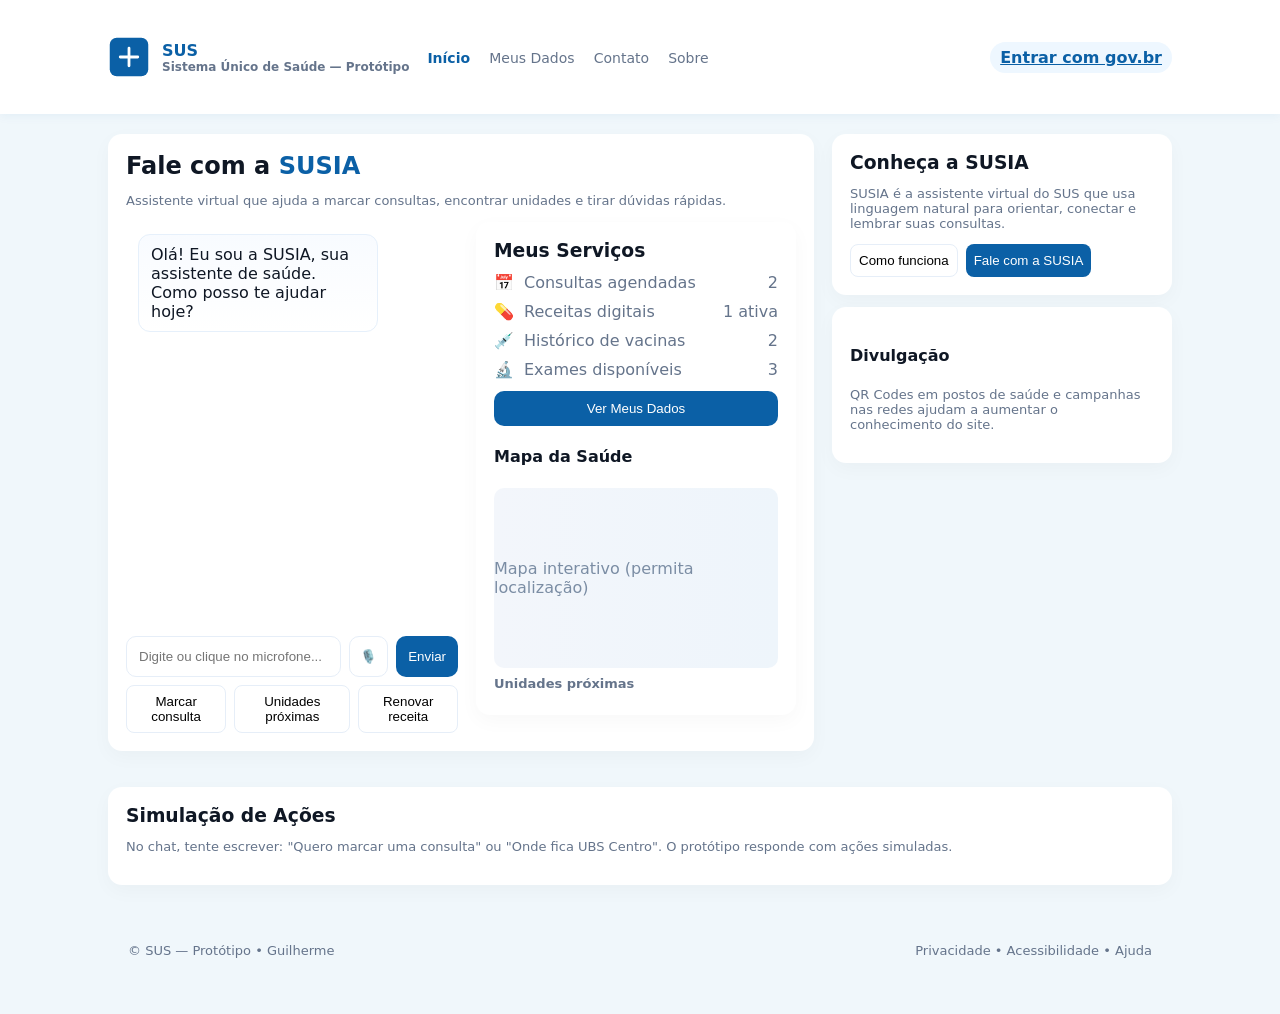
<file: index.html>
<!doctype html>
<html lang="pt-BR">
<head>
  <meta charset="utf-8" /><meta name="viewport" content="width=device-width,initial-scale=1" />
  <title>SUS — SUSIA (Início)</title>
  <link rel="stylesheet" href="styles.css">
</head>
<body>
  <header class="header">
    <div class="container" style="display:flex;align-items:center;justify-content:space-between;">
      <div style="display:flex;align-items:center">
        <div class="brand">
          <svg width="42" height="42" viewBox="0 0 24 24" fill="none" aria-hidden>
            <rect x="1" y="1" width="22" height="22" rx="4" fill="#0B60A6"/>
            <path d="M7 12h10M12 7v10" stroke="#fff" stroke-width="1.6" stroke-linecap="round" stroke-linejoin="round"/>
          </svg>
          <div>
            <div style="font-size:16px">SUS</div>
            <div style="font-size:12px;color:var(--muted)">Sistema Único de Saúde — Protótipo</div>
          </div>
        </div>
        <nav style="margin-left:18px">
          <a href="index.html">Início</a>
          <a href="meus_dados.html">Meus Dados</a>
          <a href="#">Contato</a>
          <a href="#">Sobre</a>
        </nav>
      </div>
      <div style="display:flex;align-items:center;gap:10px">
        <a class="badge" href="#">Entrar com gov.br</a>
      </div>
    </div>
  </header>

  <main class="container">
    <div class="grid">
      <section class="card">
        <h2 id="chat">Fale com a <span style="color:var(--primary)">SUSIA</span></h2>
        <p class="meta">Assistente virtual que ajuda a marcar consultas, encontrar unidades e tirar dúvidas rápidas.</p>

        <div class="chat-wrap" style="margin-top:14px;">
          <div class="chat">
            <div class="messages" id="messages" role="log" aria-live="polite"></div>

            <div style="padding:8px 0 0 0">
              <div class="input-row">
                <input id="input" placeholder="Digite ou clique no microfone..." aria-label="mensagem"/>
                <button id="mic" title="Falar" style="border-radius:10px;border:1px solid #e6eef8;padding:10px;background:#fff">🎙️</button>
                <button id="send" class="btn">Enviar</button>
              </div>

              <div class="quick" style="margin-top:8px;">
                <button onclick="quick('Quero marcar uma consulta')">Marcar consulta</button>
                <button onclick="quick('Onde tem posto de saúde perto de mim?')">Unidades próximas</button>
                <button onclick="quick('Como renovar minha receita?')">Renovar receita</button>
              </div>
            </div>
          </div>

          <aside class="services card" style="width:320px;">
            <h3>Meus Serviços</h3>
            <ul>
              <li class="service-item"><strong>📅</strong> Consultas agendadas <span style="margin-left:auto;color:var(--muted)">2</span></li>
              <li class="service-item"><strong>💊</strong> Receitas digitais <span style="margin-left:auto;color:var(--muted)">1 ativa</span></li>
              <li class="service-item"><strong>💉</strong> Histórico de vacinas <span style="margin-left:auto;color:var(--muted)">2</span></li>
              <li class="service-item"><strong>🔬</strong> Exames disponíveis <span style="margin-left:auto;color:var(--muted)">3</span></li>
            </ul>

            <div style="margin-top:12px">
              <button onclick="location.href='meus_dados.html'" style="width:100%;padding:10px;border-radius:10px;background:var(--primary);color:#fff;border:none;cursor:pointer">Ver Meus Dados</button>
            </div>

            <div style="margin-top:14px">
              <h4>Mapa da Saúde</h4>
              <div class="map-placeholder">Mapa interativo (permita localização)</div>
              <div style="margin-top:8px;font-size:13px;color:var(--muted)"><strong>Unidades próximas</strong><div id="unidades-list" style="margin-top:6px"></div></div>
            </div>
          </aside>
        </div>
      </section>

      <aside>
        <div class="card" style="margin-bottom:12px;">
          <h3>Conheça a SUSIA</h3>
          <p class="meta">SUSIA é a assistente virtual do SUS que usa linguagem natural para orientar, conectar e lembrar suas consultas.</p>
          <div style="margin-top:10px; display:flex; gap:8px;">
            <button style="padding:8px;border-radius:8px;border:1px solid #e6eef8;background:#fff" onclick="alert('SUSIA entende linguagem natural e pode agendar consultas em integração com ConecteSUS.')">Como funciona</button>
            <button style="padding:8px;border-radius:8px;background:var(--primary);color:#fff;border:none" onclick="location.href='index.html#chat'">Fale com a SUSIA</button>
          </div>
        </div>

        <div class="card">
          <h4>Divulgação</h4>
          <p class="meta">QR Codes em postos de saúde e campanhas nas redes ajudam a aumentar o conhecimento do site.</p>
        </div>
      </aside>
    </div>

    <section style="margin-top:18px" class="card">
      <h3>Simulação de Ações</h3>
      <p class="meta">No chat, tente escrever: "Quero marcar uma consulta" ou "Onde fica UBS Centro". O protótipo responde com ações simuladas.</p>
    </section>
  </main>

  <footer class="footer">
    <div class="container">
      <div style="display:flex;justify-content:space-between;align-items:center;gap:8px">
        <div class="meta">© SUS — Protótipo • Guilherme</div>
        <div class="meta">Privacidade • Acessibilidade • Ajuda</div>
      </div>
    </div>
  </footer>

<script src="data.js"></script>
<script src="app.js"></script>
</body>
</html>
</file>
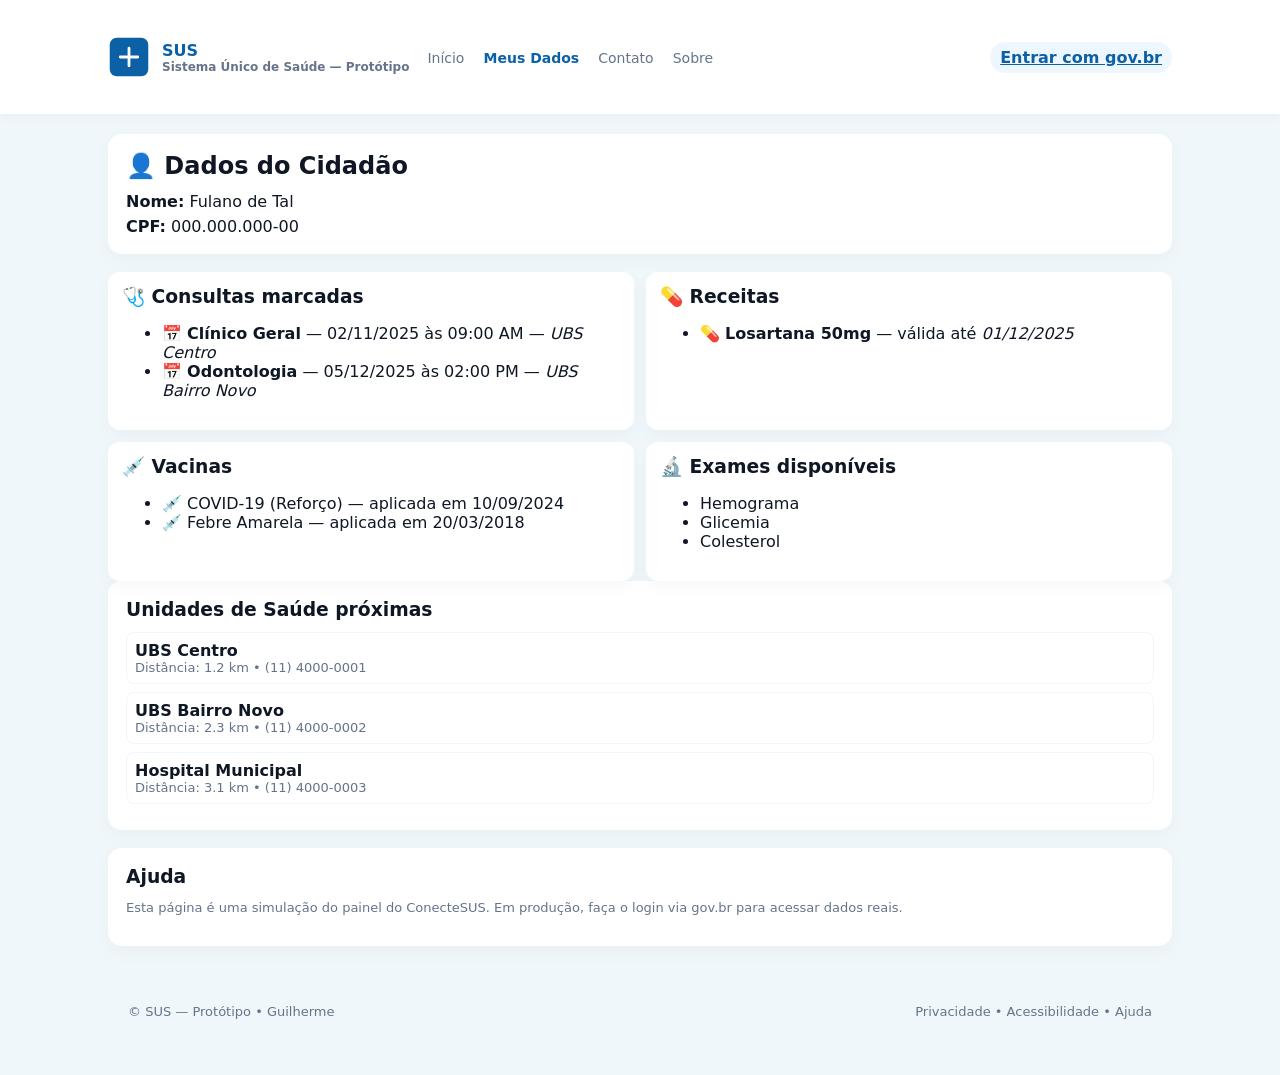
<file: meus_dados.html>
<!doctype html>
<html lang="pt-BR">
<head>
  <meta charset="utf-8" /><meta name="viewport" content="width=device-width,initial-scale=1" />
  <title>SUS — Meus Dados</title>
  <link rel="stylesheet" href="styles.css">
</head>
<body>
  <header class="header">
    <div class="container" style="display:flex;align-items:center;justify-content:space-between;">
      <div style="display:flex;align-items:center">
        <div class="brand">
          <svg width="42" height="42" viewBox="0 0 24 24" fill="none" aria-hidden>
            <rect x="1" y="1" width="22" height="22" rx="4" fill="#0B60A6"/>
            <path d="M7 12h10M12 7v10" stroke="#fff" stroke-width="1.6" stroke-linecap="round" stroke-linejoin="round"/>
          </svg>
          <div>
            <div style="font-size:16px">SUS</div>
            <div style="font-size:12px;color:var(--muted)">Sistema Único de Saúde — Protótipo</div>
          </div>
        </div>
        <nav style="margin-left:18px">
          <a href="index.html">Início</a>
          <a href="meus_dados.html">Meus Dados</a>
          <a href="#">Contato</a>
          <a href="#">Sobre</a>
        </nav>
      </div>
      <div style="display:flex;align-items:center;gap:10px">
        <a class="badge" href="#">Entrar com gov.br</a>
      </div>
    </div>
  </header>

  <main class="container">
    <section id="meus-dados-root"></section>

    <section class="card">
      <h3>Unidades de Saúde próximas</h3>
      <div id="unidades-list"></div>
    </section>

    <section class="card">
      <h3>Ajuda</h3>
      <p class="meta">Esta página é uma simulação do painel do ConecteSUS. Em produção, faça o login via gov.br para acessar dados reais.</p>
    </section>
  </main>

  <footer class="footer">
    <div class="container">
      <div style="display:flex;justify-content:space-between;align-items:center;gap:8px">
        <div class="meta">© SUS — Protótipo • Guilherme</div>
        <div class="meta">Privacidade • Acessibilidade • Ajuda</div>
      </div>
    </div>
  </footer>

<script src="data.js"></script>
<script src="app.js"></script>
</body>
</html>
</file>
<file: styles.css>
:root{
  --bg:#f0f7fb; --card:#ffffff; --primary:#0B60A6; --muted:#65748b; --radius:14px;
}
*{box-sizing:border-box}
body{font-family:Inter, system-ui, -apple-system, 'Segoe UI', Roboto, Arial; margin:0; background:var(--bg); color:#0f1724}
.header{background:var(--card); box-shadow:0 2px 10px rgba(11,96,166,0.06); padding:16px 20px; position:sticky; top:0; z-index:20}
.container{max-width:1100px; margin:20px auto; padding:0 18px;}
.brand{display:flex; align-items:center; gap:12px; font-weight:700; color:var(--primary)}
nav a{margin-right:14px; color:var(--muted); text-decoration:none; font-size:14px}
.grid{display:grid; grid-template-columns:1fr 340px; gap:18px}
.card{background:var(--card); border-radius:var(--radius); padding:18px; box-shadow:0 6px 20px rgba(15,23,36,0.03); margin-bottom:18px;}
h1,h2,h3{margin:0 0 12px 0}
.meta{font-size:13px; color:var(--muted)}
.chat-wrap{display:flex; gap:18px}
.chat{flex:1; display:flex; flex-direction:column; min-height:480px}
.messages{flex:1; overflow:auto; padding:12px; display:flex; flex-direction:column; gap:10px}
.msg{max-width:78%; padding:10px 12px; border-radius:12px}
.susia{align-self:flex-start; background:linear-gradient(180deg,#f8fbff,#ffffff); border:1px solid #e6f0fb}
.user{align-self:flex-end; background:var(--primary); color:#fff}
.input-row{display:flex; gap:8px; margin-top:12px}
.input-row input{flex:1; padding:12px; border-radius:10px; border:1px solid #e6eef8}
.btn{background:var(--primary); color:#fff; border:none; padding:10px 12px; border-radius:10px; cursor:pointer}
.quick{display:flex; gap:8px; margin-top:12px}
.quick button{padding:8px 10px; border-radius:8px; border:1px solid #e6eef8; background:#fff; cursor:pointer}
.services ul{list-style:none; padding:0; margin:0; display:flex; flex-direction:column; gap:10px}
.service-item{display:flex; gap:10px; align-items:center; color:var(--muted)}
.map-placeholder{height:180px; background:linear-gradient(90deg,#f3f6fb,#eef5fb); border-radius:10px; display:flex; align-items:center; justify-content:center; color:#7b8da4}
.footer{max-width:1100px; margin:18px auto; padding:18px 20px; color:var(--muted); font-size:13px}

/* meus dados styles */
.badge{display:inline-block;padding:6px 10px;border-radius:999px;background:#eef7ff;color:var(--primary);font-weight:600}
.data-grid{display:grid; grid-template-columns:1fr 1fr; gap:12px}
.data-card{background:#fff;border-radius:12px;padding:14px;box-shadow:0 6px 18px rgba(15,23,36,0.03)}

/* responsive */
@media (max-width:960px){
  .grid{grid-template-columns:1fr}
  .data-grid{grid-template-columns:1fr}
  .container{margin:12px auto}
}
</file>
